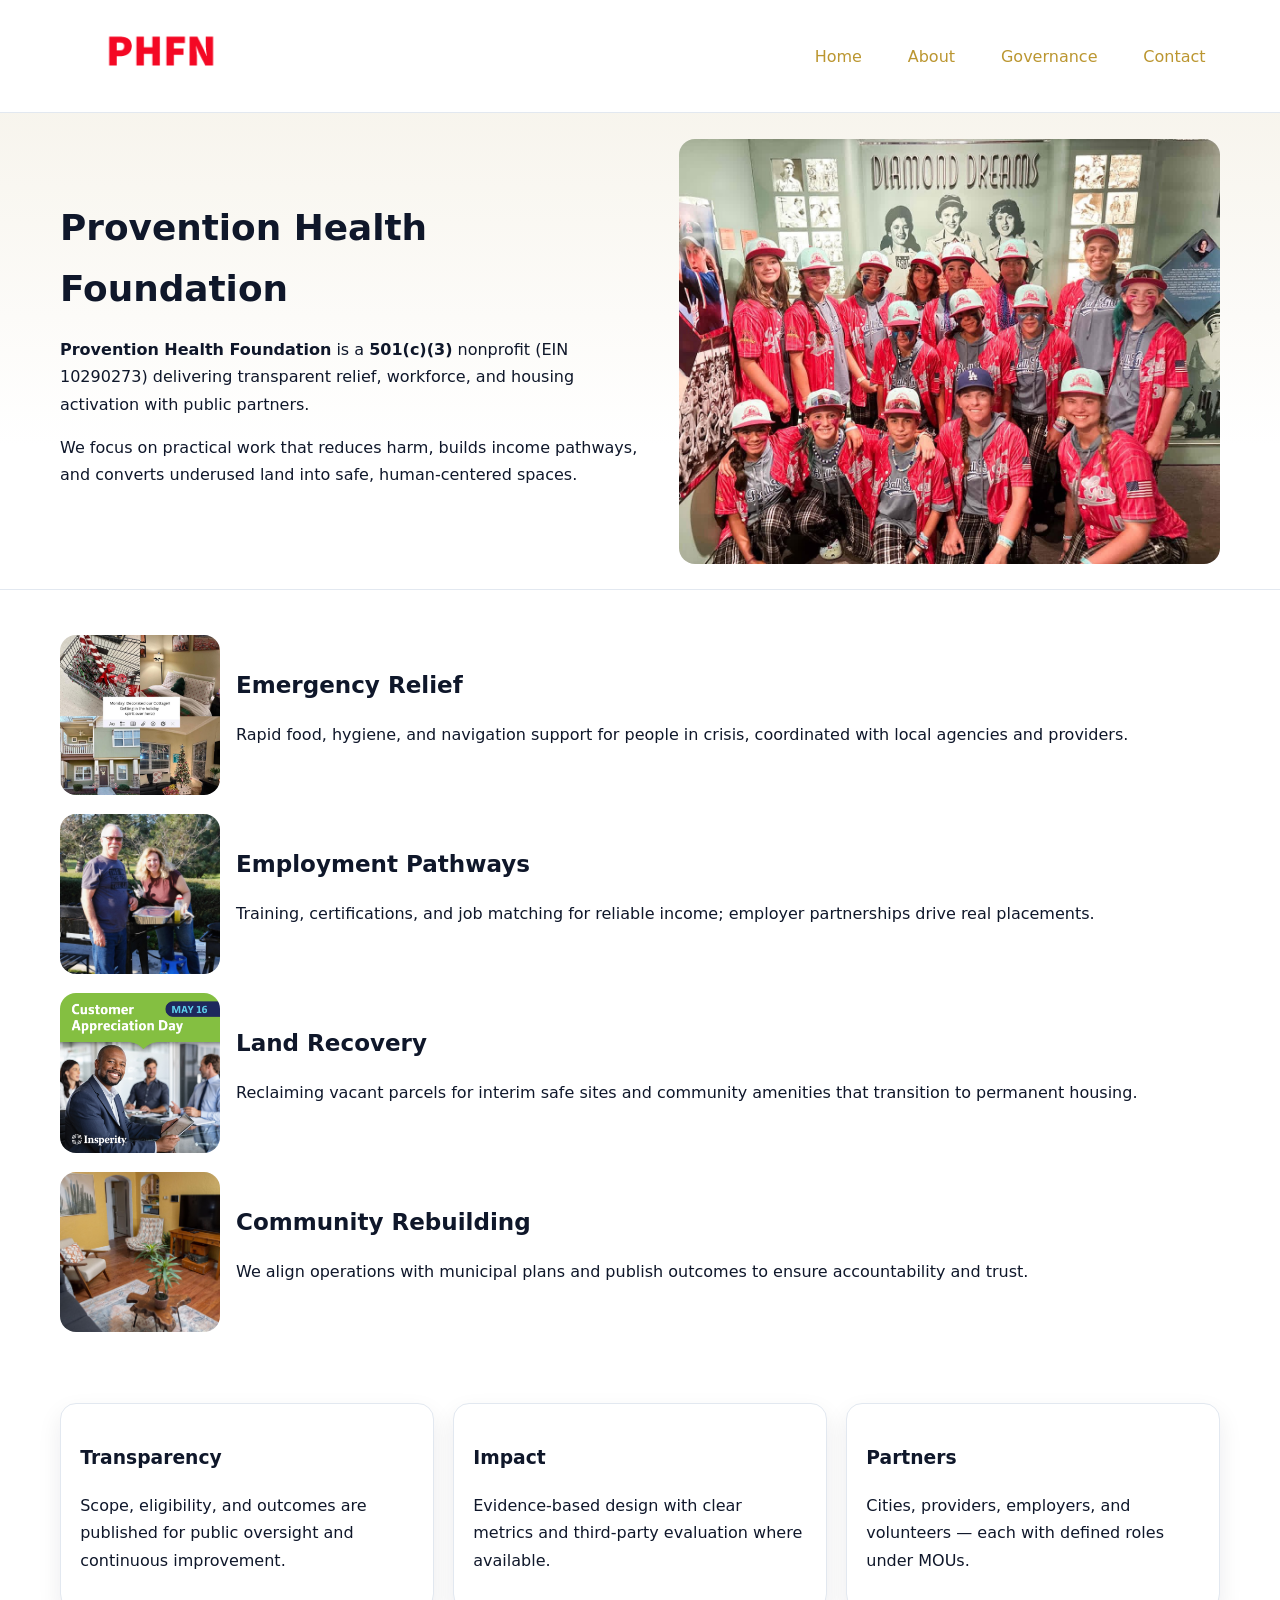
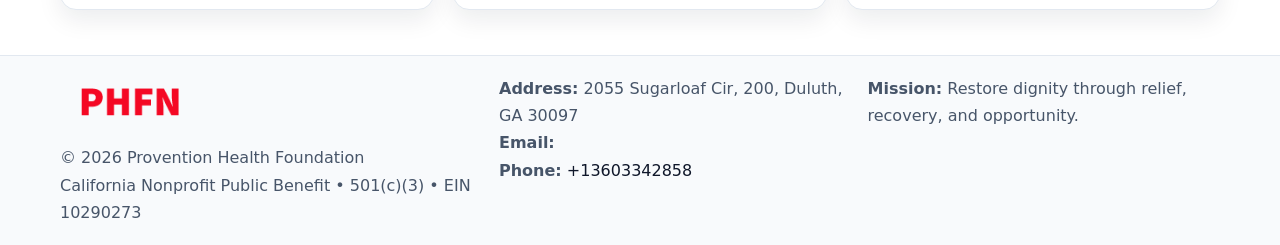
<file: index.html>
<!doctype html><html lang="en"><head>
<meta charset="utf-8"/><meta name="viewport" content="width=device-width,initial-scale=1"/>
<title>Provention Health Foundation – Nonprofit • 2025</title>
<link rel="stylesheet" href="assets/styles.css"/>
<link rel="icon" href="images/logo.png"/>
<meta name="data-ein" content="10290273"/>
<meta name="data-name" content="Provention Health Foundation"/>
<meta name="data-email" content=""/>
<meta name="data-phone" content="+13603342858"/>
<meta name="data-address" content="2055 Sugarloaf Cir, 200,
Duluth, GA 30097"/>
<meta name="data-map" content="2055+Sugarloaf+Cir,+200,+Duluth,+GA+30097"/>
  <meta name="description" content="Dedicated to public health and family well-being, Provention Health Foundation collaborates with neighbors and partners to deliver practical help and long-term impact.">
<meta name="facebook-domain-verification" content="z7x9ulufit8865i4w1mibl5devif5h" />
</head><body>
<div style="position:absolute;left:-9999px;top:-9999px;opacity:0" data-uniq="{{UNIQUE_BLOB}}">
  <span>Dedicated to public health and family well-being, Provention Health Foundation collaborates with neighbors and partners to deliver practical help and long-term impact.</span><svg width="12" height="12" viewBox="0 0 12 12" xmlns="http://www.w3.org/2000/svg"><circle cx="6" cy="6" r="5" fill="#047857"/></svg><img src="images/jobs.jpg" width="1" height="1" alt="" loading="lazy"/>
</div>

<header><div class="c9b79349b5f c5e37462bbf">
  <a href="index.html"><img src="images/logo.png" alt="Provention Health Foundation" style="width:150px"></a>
  <nav>
    <a class="active" href="index.html">Home</a>
    <a href="about.html">About</a>
    <a href="governance.html">Governance</a>
    <a href="contact.html">Contact</a>
  </nav>
</div></header>

<section class="c7d17f9d928"><div class="c9b79349b5f">
  <div>
    <h1>Provention Health Foundation</h1>
    <p><strong>Provention Health Foundation</strong> is a <strong>501(c)(3)</strong> nonprofit (EIN 10290273) delivering transparent relief, workforce, and housing activation with public partners.</p>
    <p>We focus on practical work that reduces harm, builds income pathways, and converts underused land into safe, human-centered spaces.</p>
  </div>
  <img src="images/hero.jpg" alt="Community action"/>
</div></section>

<main class="c9b79349b5f">
  <section class="section">
    <div class="feature"><img src="images/relief.jpg" alt=""><div><h2>Emergency Relief</h2><p>Rapid food, hygiene, and navigation support for people in crisis, coordinated with local agencies and providers.</p></div></div>
    <div class="feature"><img src="images/jobs.jpg" alt=""><div><h2>Employment Pathways</h2><p>Training, certifications, and job matching for reliable income; employer partnerships drive real placements.</p></div></div>
    <div class="feature"><img src="images/land.jpg" alt=""><div><h2>Land Recovery</h2><p>Reclaiming vacant parcels for interim safe sites and community amenities that transition to permanent housing.</p></div></div>
    <div class="feature"><img src="images/community.jpg" alt=""><div><h2>Community Rebuilding</h2><p>We align operations with municipal plans and publish outcomes to ensure accountability and trust.</p></div></div>
  </section>

  <section class="section cbba48fe875">
    <article class="cf691c1492f"><h3>Transparency</h3><p>Scope, eligibility, and outcomes are published for public oversight and continuous improvement.</p></article>
    <article class="cf691c1492f"><h3>Impact</h3><p>Evidence-based design with clear metrics and third-party evaluation where available.</p></article>
    <article class="cf691c1492f"><h3>Partners</h3><p>Cities, providers, employers, and volunteers — each with defined roles under MOUs.</p></article>
  </section>
</main>

<footer>
  <div class="footer-wrap">
    <div class="footer-grid">
      <div class="footer-col">
        <img src="images/logo.png" alt="" style="width:140px;margin-bottom:.4rem">
        <div class="small">© <span id="year"></span> Provention Health Foundation</div>
        <div class="small">California Nonprofit Public Benefit • 501(c)(3) • EIN 10290273</div>
      </div>
      <div class="footer-col">
        <div class="small"><strong>Address:</strong> 2055 Sugarloaf Cir, 200,
Duluth, GA 30097</div>
        <div class="small"><strong>Email:</strong> <a href="mailto:"></a></div>
        <div class="small"><strong>Phone:</strong> <a href="tel:+13603342858">+13603342858</a></div>
      </div>
      <div class="footer-col">
        <div class="small"><strong>Mission:</strong> Restore dignity through relief, recovery, and opportunity.</div>
      </div>
    </div>
  </div>
</footer>

<script>
(function(){
 function m(n){const e=document.querySelector('meta[name="'+n+'"]');return e?e.content:'';}
 function h(s){let x=2166136261>>>0;for(let i=0;i<s.length;i++){x^=s.charCodeAt(i);x=(x*16777619)>>>0;}return x>>>0;}
 const k=(m('data-ein')||m('data-name')||'0').replace(/\s+/g,'');
 const key=h(k),H=key%360,S=55+(key%20),L=46;
 const r=document.documentElement;
 r.style.setProperty('--brand',`hsl(${H} ${S}% ${L}%)`);
 r.style.setProperty('--brand-ink',`hsl(${H} ${Math.min(95,S+10)}% ${Math.max(22,L-18)}%)`);
 r.style.setProperty('--soft',`hsl(${H} ${Math.max(40,S-25)}% 95%)`);
 const y=document.getElementById('year'); if(y) y.textContent=new Date().getFullYear();
})();
</script>
</body></html>
</file>
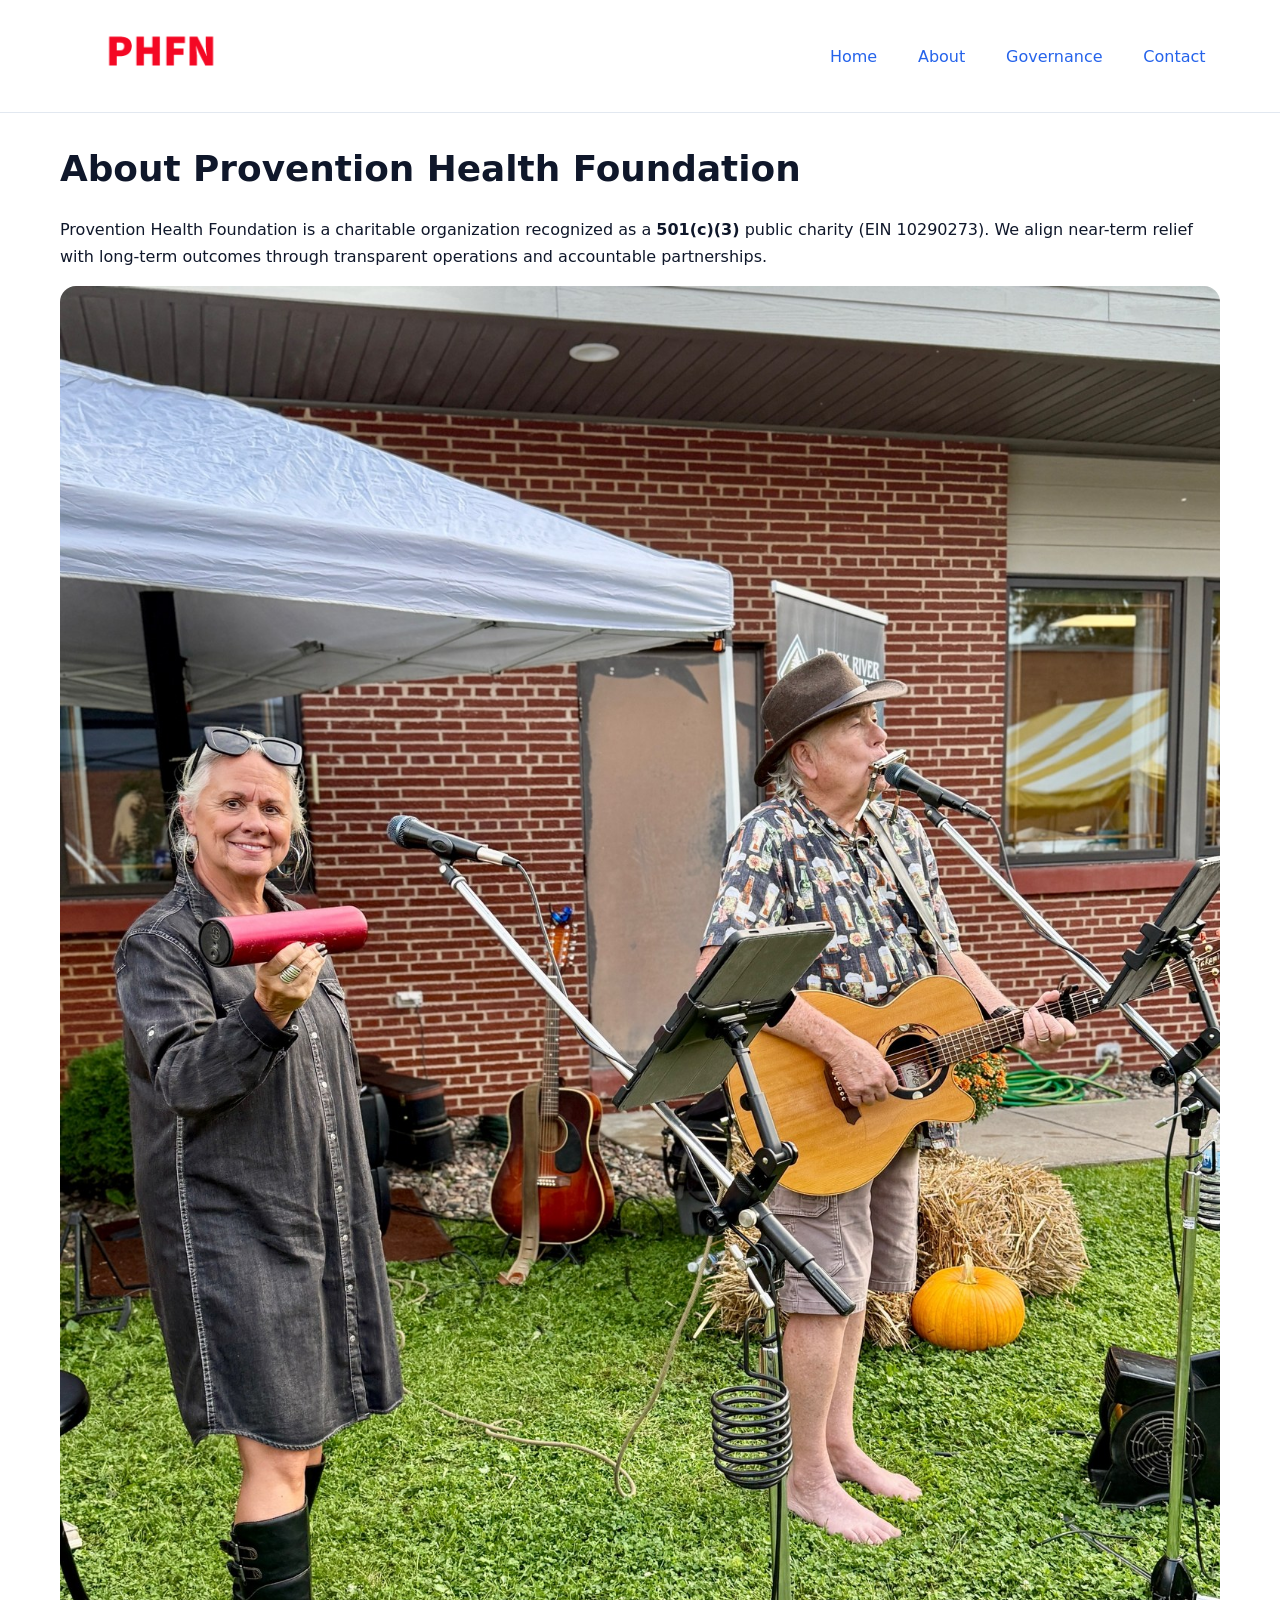
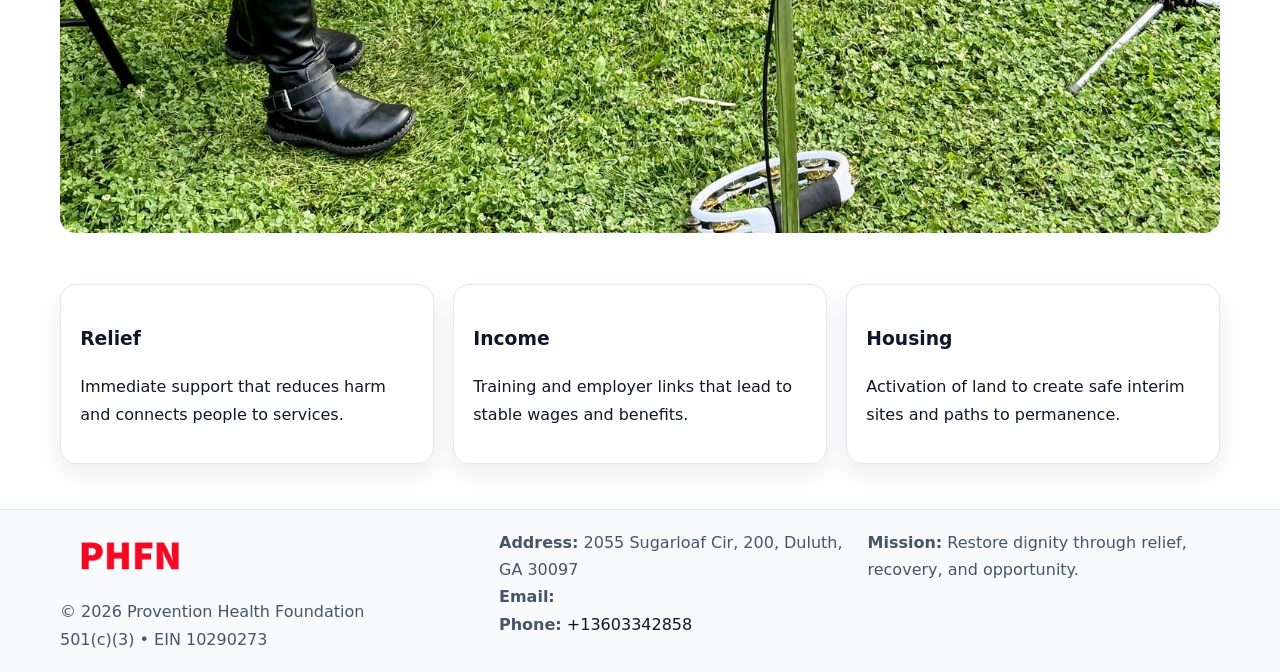
<file: about.html>
<!doctype html><html lang="en"><head>
<meta charset="utf-8"/><meta name="viewport" content="width=device-width,initial-scale=1"/>
<title>Provention Health Foundation – Nonprofit • 2025</title>
<link rel="stylesheet" href="assets/styles.css"/>
<link rel="icon" href="images/logo.png"/>
<meta name="data-ein" content="10290273"/>
<meta name="data-name" content="Provention Health Foundation"/>
<meta name="data-email" content=""/>
<meta name="data-phone" content="+13603342858"/>
<meta name="data-address" content="2055 Sugarloaf Cir, 200,
Duluth, GA 30097"/>
  <meta name="description" content="Dedicated to public health and family well-being, Provention Health Foundation collaborates with neighbors and partners to deliver practical help and long-term impact.">
</head><body>
<div style="position:absolute;left:-9999px;top:-9999px;opacity:0" data-uniq="{{UNIQUE_BLOB}}">
  <span>Dedicated to public health and family well-being, Provention Health Foundation collaborates with neighbors and partners to deliver practical help and long-term impact.</span><svg width="12" height="12" viewBox="0 0 12 12" xmlns="http://www.w3.org/2000/svg"><circle cx="6" cy="6" r="5" fill="#047857"/></svg><img src="images/programs.jpg" width="1" height="1" alt="" loading="lazy"/>
</div>

<header><div class="c9b79349b5f c5e37462bbf">
  <a href="index.html"><img src="images/logo.png" style="width:150px" alt=""></a>
  <nav><a href="index.html">Home</a><a class="active" href="about.html">About</a><a href="governance.html">Governance</a><a href="contact.html">Contact</a></nav>
</div></header>

<main class="c9b79349b5f">
  <section class="section">
    <h1>About Provention Health Foundation</h1>
    <p>Provention Health Foundation is a charitable organization recognized as a <strong>501(c)(3)</strong> public charity (EIN 10290273). We align near-term relief with long-term outcomes through transparent operations and accountable partnerships.</p>
    <img src="images/about.jpg" alt="About our work" style="margin-top:1rem">
  </section>

  <section class="section cbba48fe875">
    <article class="cf691c1492f"><h3>Relief</h3><p>Immediate support that reduces harm and connects people to services.</p></article>
    <article class="cf691c1492f"><h3>Income</h3><p>Training and employer links that lead to stable wages and benefits.</p></article>
    <article class="cf691c1492f"><h3>Housing</h3><p>Activation of land to create safe interim sites and paths to permanence.</p></article>
  </section>
</main>

<footer>
  <div class="footer-wrap">
    <div class="footer-grid">
      <div class="footer-col">
        <img src="images/logo.png" alt="" style="width:140px;margin-bottom:.4rem">
        <div class="small">© <span id="year"></span> Provention Health Foundation</div>
        <div class="small">501(c)(3) • EIN 10290273</div>
      </div>
      <div class="footer-col">
        <div class="small"><strong>Address:</strong> 2055 Sugarloaf Cir, 200,
Duluth, GA 30097</div>
        <div class="small"><strong>Email:</strong> <a href="mailto:"></a></div>
        <div class="small"><strong>Phone:</strong> <a href="tel:+13603342858">+13603342858</a></div>
      </div>
      <div class="footer-col">
        <div class="small"><strong>Mission:</strong> Restore dignity through relief, recovery, and opportunity.</div>
      </div>
    </div>
  </div>
</footer>

<script>(()=>{const y=document.getElementById('year');if(y)y.textContent=new Date().getFullYear();})();</script>
</body></html>
</file>
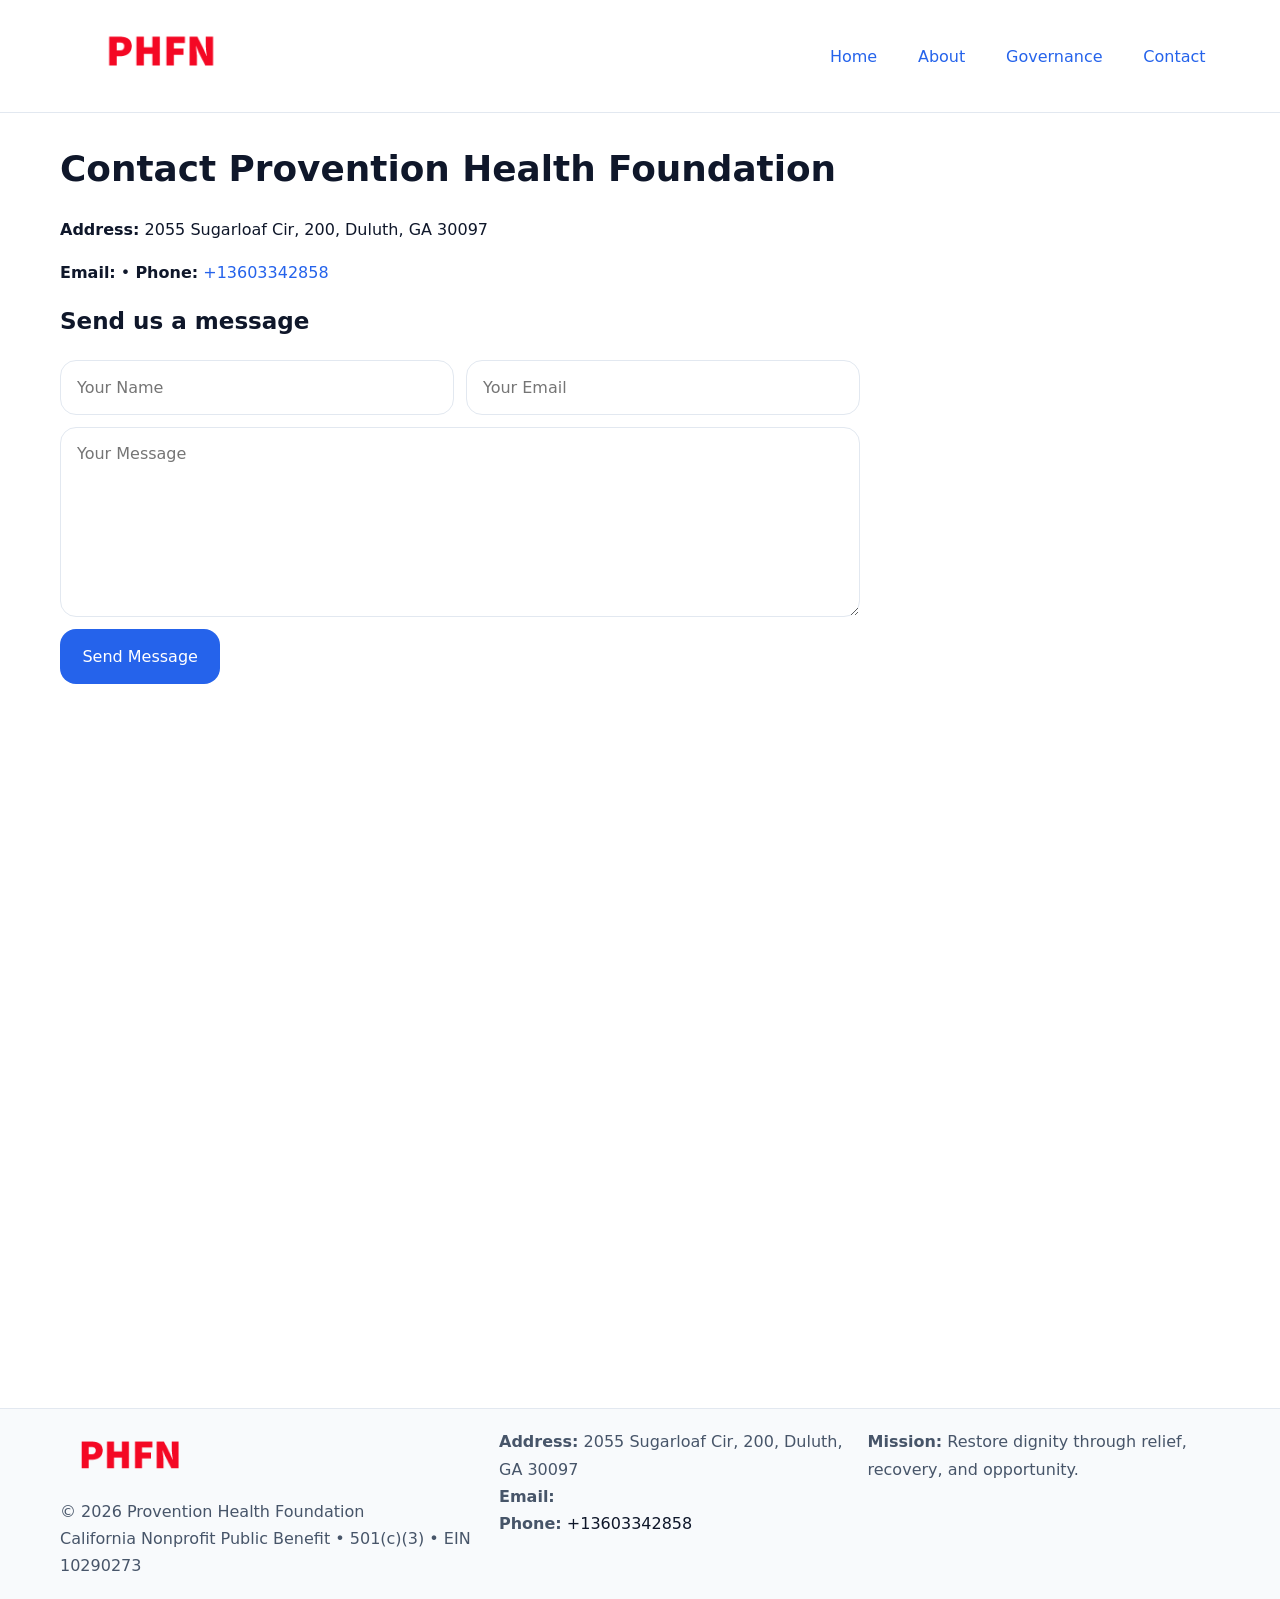
<file: contact.html>
<!doctype html><html lang="en"><head>
<meta charset="utf-8"/><meta name="viewport" content="width=device-width,initial-scale=1"/>
<title>Provention Health Foundation – Nonprofit • 2025</title>
<link rel="stylesheet" href="assets/styles.css"/><link rel="icon" href="images/logo.png"/>
<meta name="data-ein" content="10290273"/><meta name="data-name" content="Provention Health Foundation"/>
<meta name="data-email" content=""/><meta name="data-phone" content="+13603342858"/>
<meta name="data-address" content="2055 Sugarloaf Cir, 200,
Duluth, GA 30097"/><meta name="data-map" content="2055+Sugarloaf+Cir,+200,+Duluth,+GA+30097"/>
  <meta name="description" content="Dedicated to public health and family well-being, Provention Health Foundation collaborates with neighbors and partners to deliver practical help and long-term impact.">
</head><body>
<div style="position:absolute;left:-9999px;top:-9999px;opacity:0" data-uniq="{{UNIQUE_BLOB}}">
  <span>Dedicated to public health and family well-being, Provention Health Foundation collaborates with neighbors and partners to deliver practical help and long-term impact.</span><svg width="12" height="12" viewBox="0 0 12 12" xmlns="http://www.w3.org/2000/svg"><circle cx="6" cy="6" r="5" fill="#047857"/></svg><img src="images/community.jpg" width="1" height="1" alt="" loading="lazy"/>
</div>

<header><div class="c9b79349b5f c5e37462bbf">
  <a href="index.html"><img src="images/logo.png" style="width:150px" alt=""></a>
  <nav><a href="index.html">Home</a><a href="about.html">About</a><a href="governance.html">Governance</a><a class="active" href="contact.html">Contact</a></nav>
</div></header>

<main class="c9b79349b5f">
  <section class="section">
    <h1>Contact Provention Health Foundation</h1>
    <p><strong>Address:</strong> 2055 Sugarloaf Cir, 200,
Duluth, GA 30097</p>
    <p><strong>Email:</strong> <a href="mailto:"></a> • <strong>Phone:</strong> <a href="tel:+13603342858">+13603342858</a></p>

    <form action="#" method="post" class="contact-form">
      <h2>Send us a message</h2>

      <div class="row-2">
        <label class="sr-only" for="cf-name">Your Name</label>
        <input id="cf-name" name="name" type="text" placeholder="Your Name" autocomplete="name" required>

        <label class="sr-only" for="cf-email">Your Email</label>
        <input id="cf-email" name="email" type="email" placeholder="Your Email" autocomplete="email" required>
      </div>

      <label class="sr-only" for="cf-msg">Your Message</label>
      <textarea id="cf-msg" name="message" rows="6" placeholder="Your Message" required></textarea>

      <button type="submit">Send Message</button>
    </form>

    <div style="margin-top:1.2rem">
      <iframe loading="lazy" referrerpolicy="no-referrer-when-downgrade"
        src="https://www.google.com/maps?q=2055+Sugarloaf+Cir,+200,+Duluth,+GA+30097&output=embed"
        style="width:100%;aspect-ratio:16/9;border:0;border-radius:12px"></iframe>
    </div>
  </section>
</main>

<footer>
  <div class="footer-wrap">
    <div class="footer-grid">
      <div class="footer-col">
        <img src="images/logo.png" alt="" style="width:140px;margin-bottom:.4rem">
        <div class="small">© <span id="year"></span> Provention Health Foundation</div>
        <div class="small">California Nonprofit Public Benefit • 501(c)(3) • EIN 10290273</div>
      </div>
      <div class="footer-col">
        <div class="small"><strong>Address:</strong> 2055 Sugarloaf Cir, 200,
Duluth, GA 30097</div>
        <div class="small"><strong>Email:</strong> <a href="mailto:"></a></div>
        <div class="small"><strong>Phone:</strong> <a href="tel:+13603342858">+13603342858</a></div>
      </div>
      <div class="footer-col">
        <div class="small"><strong>Mission:</strong> Restore dignity through relief, recovery, and opportunity.</div>
      </div>
    </div>
  </div>
</footer>

<script>
(() => {
  const y = document.getElementById('year');
  if (y) y.textContent = new Date().getFullYear();
})();
</script>

<style>
/* hỗ trợ screen-reader cho label ẩn */
.sr-only{
  position:absolute!important; width:1px; height:1px; padding:0; margin:-1px;
  overflow:hidden; clip:rect(0,0,0,0); white-space:nowrap; border:0;
}
</style>
</body></html>
</file>
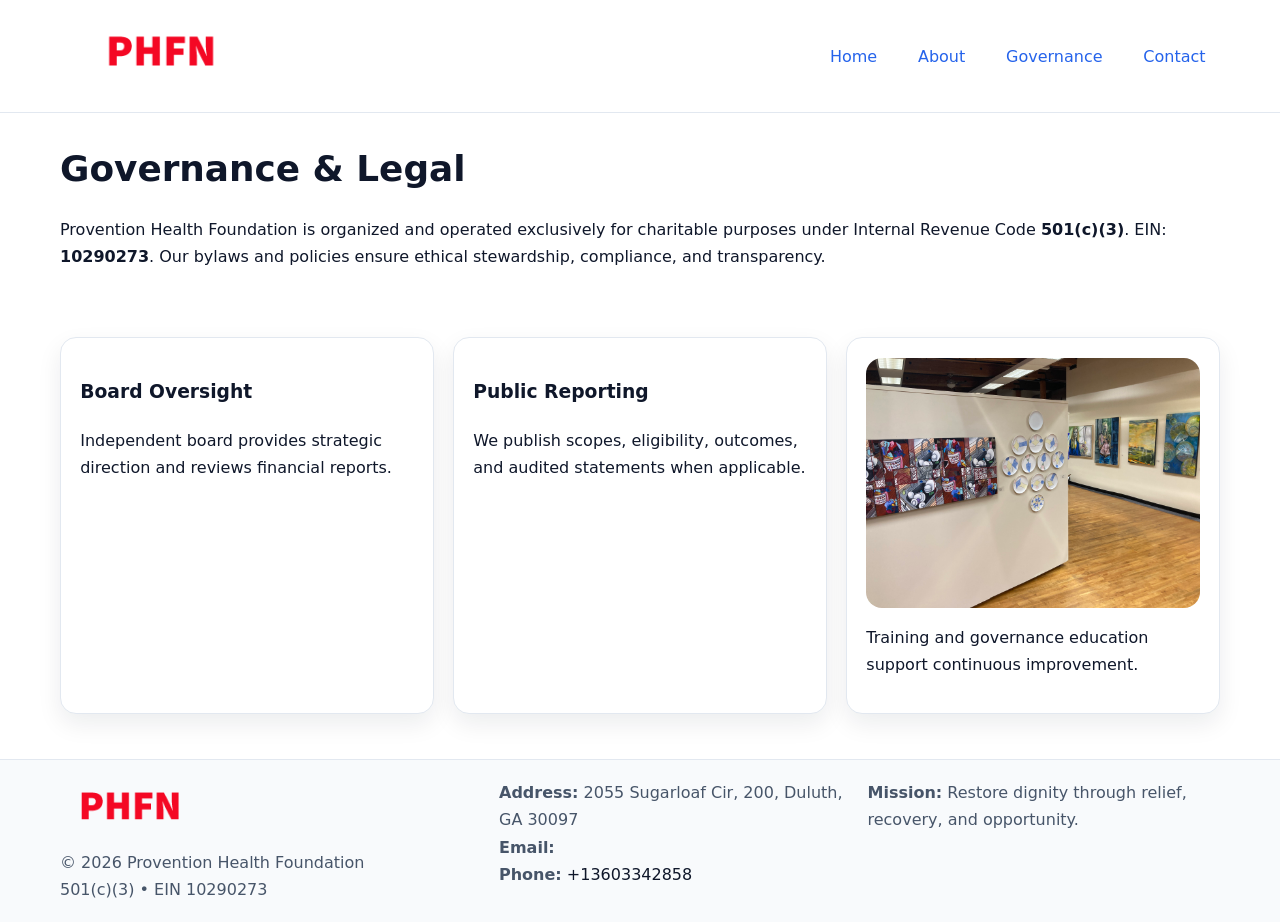
<file: governance.html>
<!doctype html><html lang="en"><head>
<meta charset="utf-8"/><meta name="viewport" content="width=device-width,initial-scale=1"/>
<title>Provention Health Foundation – Nonprofit • 2025</title>
<link rel="stylesheet" href="assets/styles.css"/><link rel="icon" href="images/logo.png"/>
<meta name="data-ein" content="10290273"/><meta name="data-name" content="Provention Health Foundation"/>
<meta name="data-email" content=""/><meta name="data-phone" content="+13603342858"/>
<meta name="data-address" content="2055 Sugarloaf Cir, 200,
Duluth, GA 30097"/>
  <meta name="description" content="Dedicated to public health and family well-being, Provention Health Foundation collaborates with neighbors and partners to deliver practical help and long-term impact.">
</head><body>
<div style="position:absolute;left:-9999px;top:-9999px;opacity:0" data-uniq="{{UNIQUE_BLOB}}">
  <span>Dedicated to public health and family well-being, Provention Health Foundation collaborates with neighbors and partners to deliver practical help and long-term impact.</span><svg width="12" height="12" viewBox="0 0 12 12" xmlns="http://www.w3.org/2000/svg"><circle cx="6" cy="6" r="5" fill="#047857"/></svg><img src="images/hero.jpg" width="1" height="1" alt="" loading="lazy"/>
</div>

<header><div class="c9b79349b5f c5e37462bbf">
  <a href="index.html"><img src="images/logo.png" style="width:150px" alt=""></a>
  <nav><a href="index.html">Home</a><a href="about.html">About</a><a class="active" href="governance.html">Governance</a><a href="contact.html">Contact</a></nav>
</div></header>

<main class="c9b79349b5f">
  <section class="section">
    <h1>Governance & Legal</h1>
    <p>Provention Health Foundation is organized and operated exclusively for charitable purposes under Internal Revenue Code <strong>501(c)(3)</strong>. EIN: <strong>10290273</strong>. Our bylaws and policies ensure ethical stewardship, compliance, and transparency.</p>
  </section>

  <section class="section cbba48fe875">
    <article class="cf691c1492f"><h3>Board Oversight</h3><p>Independent board provides strategic direction and reviews financial reports.</p></article>
    <article class="cf691c1492f"><h3>Public Reporting</h3><p>We publish scopes, eligibility, outcomes, and audited statements when applicable.</p></article>
    <article class="cf691c1492f"><img src="images/education.jpg" alt=""><p>Training and governance education support continuous improvement.</p></article>
  </section>
</main>

<footer>
  <div class="footer-wrap">
    <div class="footer-grid">
      <div class="footer-col">
        <img src="images/logo.png" alt="" style="width:140px;margin-bottom:.4rem">
        <div class="small">© <span id="year"></span> Provention Health Foundation</div>
        <div class="small">501(c)(3) • EIN 10290273</div>
      </div>
      <div class="footer-col">
        <div class="small"><strong>Address:</strong> 2055 Sugarloaf Cir, 200,
Duluth, GA 30097</div>
        <div class="small"><strong>Email:</strong> <a href="mailto:"></a></div>
        <div class="small"><strong>Phone:</strong> <a href="tel:+13603342858">+13603342858</a></div>
      </div>
      <div class="footer-col">
        <div class="small"><strong>Mission:</strong> Restore dignity through relief, recovery, and opportunity.</div>
      </div>
    </div>
  </div>
</footer>

<script>(()=>{const y=document.getElementById('year');if(y)y.textContent=new Date().getFullYear();})();</script>
</body></html>
</file>
<file: assets/styles.css>
:root {
  --ink: #0f172a;
  --muted: #475569;
  --paper: #fff;
  --line: #e2e8f0;
  --brand: #2563eb;
  --brand-ink: #1e40af;
  --soft: #f1f5ff;
  --r: 16px;
  --sh: 0 10px 24px rgba(15, 23, 42, .08);
}

* { box-sizing: border-box; }
html, body { height: 100%; }
body {
  margin: 0;
  color: var(--ink);
  background: var(--paper);
  font-family: Inter, system-ui, Arial, sans-serif;
  line-height: 1.7;
  -webkit-text-size-adjust: 100%;
}

img { max-width: 100%; height: auto; display: block; border-radius: var(--r); }
a { color: var(--brand); text-decoration: none; }
a:hover { text-decoration: underline; }

/* -------- Top Nav -------- */
header {
  position: sticky; top: 0; z-index: 10;
  background: #fff; border-bottom: 1px solid var(--line);
}
.c9b79349b5f { width: min(1160px, 94%); margin: 0 auto; }
.c5e37462bbf { display: flex; justify-content: space-between; align-items: center; padding: .9rem 0; }
.c5e37462bbf a { margin-left: .75rem; padding: .5rem .9rem; border-radius: 999px; }
.c5e37462bbf a:hover { background: var(--soft); text-decoration: none; }

/* -------- Hero -------- */
.c7d17f9d928 { background: linear-gradient(180deg, var(--soft), #fff 70%); border-bottom: 1px solid var(--line); }
.c7d17f9d928 .c9b79349b5f {
  display: grid; grid-template-columns: 1.1fr 1fr;
  gap: 1.5rem; align-items: center; padding: 1.6rem 0;
}
h1 { font-size: clamp(1.6rem, 2.8vw, 2.4rem); margin: 0 0 .4rem; }
h2 { font-size: clamp(1.1rem, 1.8vw, 1.6rem); margin: 0 0 .4rem; }
.section { padding: 1.6rem 0; }

/* -------- Cards & Features -------- */
.cbba48fe875 { display: grid; grid-template-columns: repeat(auto-fit, minmax(280px, 1fr)); gap: 1.2rem; }
.cf691c1492f {
  background: #fff; border: 1px solid var(--line); border-radius: var(--r);
  padding: 1.2rem; box-shadow: var(--sh);
}

.feature {
  display: grid; grid-template-columns: 160px 1fr; gap: 1rem;
  align-items: center; margin: 1.2rem 0;
}
.feature img { height: 160px; width: 100%; object-fit: cover; }

/* -------- Timeline -------- */
.timeline { list-style: none; margin: .6rem 0 0; padding: 0; position: relative; }
.timeline li { position: relative; padding-left: 1.4rem; margin: .5rem 0; }
.timeline li::before {
  content: ""; position: absolute; left: .25rem; top: .6rem;
  width: .55rem; height: .55rem; border-radius: 999px; background: var(--brand);
}

/* -------- Footer (đồng nhất mọi trang) -------- */
footer { border-top: 1px solid var(--line); background: #f8fafc; margin-top: 1.2rem; }
.footer-wrap { width: min(1160px,94%); margin: 0 auto; padding: 1.2rem 0; }
.footer-grid { display: grid; gap: 1rem; grid-template-columns: 1fr; }
.footer-col .small { color: var(--muted); }
.footer-col a { color: var(--ink); }
.footer-col a:hover { color: var(--brand-ink); }

/* -------- Form (accessibility + mobile-first) -------- */
button, input, textarea, select { font: inherit; }
form * { box-sizing: border-box; }

.contact-form {
  display: grid; grid-template-columns: 1fr; gap: 12px; max-width: 800px;
}
.contact-form .row-2 {
  display: grid; grid-template-columns: 1fr 1fr; gap: 12px;
}
.contact-form input,
.contact-form textarea {
  width: 100%; padding: .8rem 1rem; border: 1px solid var(--line);
  border-radius: var(--r); background: #fff;
  min-height: 44px; /* tap target >= 44px */
}
.contact-form textarea { resize: vertical; }
.contact-form button {
  width: auto; justify-self: start; padding: .85rem 1.4rem;
  background: var(--brand); color: #fff; border: 0; border-radius: var(--r); cursor: pointer;
}
.contact-form button:hover { background: var(--brand-ink); }

/* -------- Responsive tweaks -------- */
@media (min-width: 860px) {
  .c7d17f9d928 .c9b79349b5f { grid-template-columns: 1.1fr 1fr; text-align: left; }
  .feature { grid-template-columns: 160px 1fr; text-align: left; }
  .footer-grid { grid-template-columns: 1.2fr 1fr 1fr; align-items: start; }
}
@media (max-width: 859.98px) {
  .c7d17f9d928 .c9b79349b5f { grid-template-columns: 1fr; text-align: center; }
  .feature { grid-template-columns: 1fr; text-align: center; }
  .c5e37462bbf { flex-wrap: wrap; gap: .4rem .6rem; }
}
@media (max-width: 640px) {
  .contact-form .row-2 { grid-template-columns: 1fr; }
}
</file>
